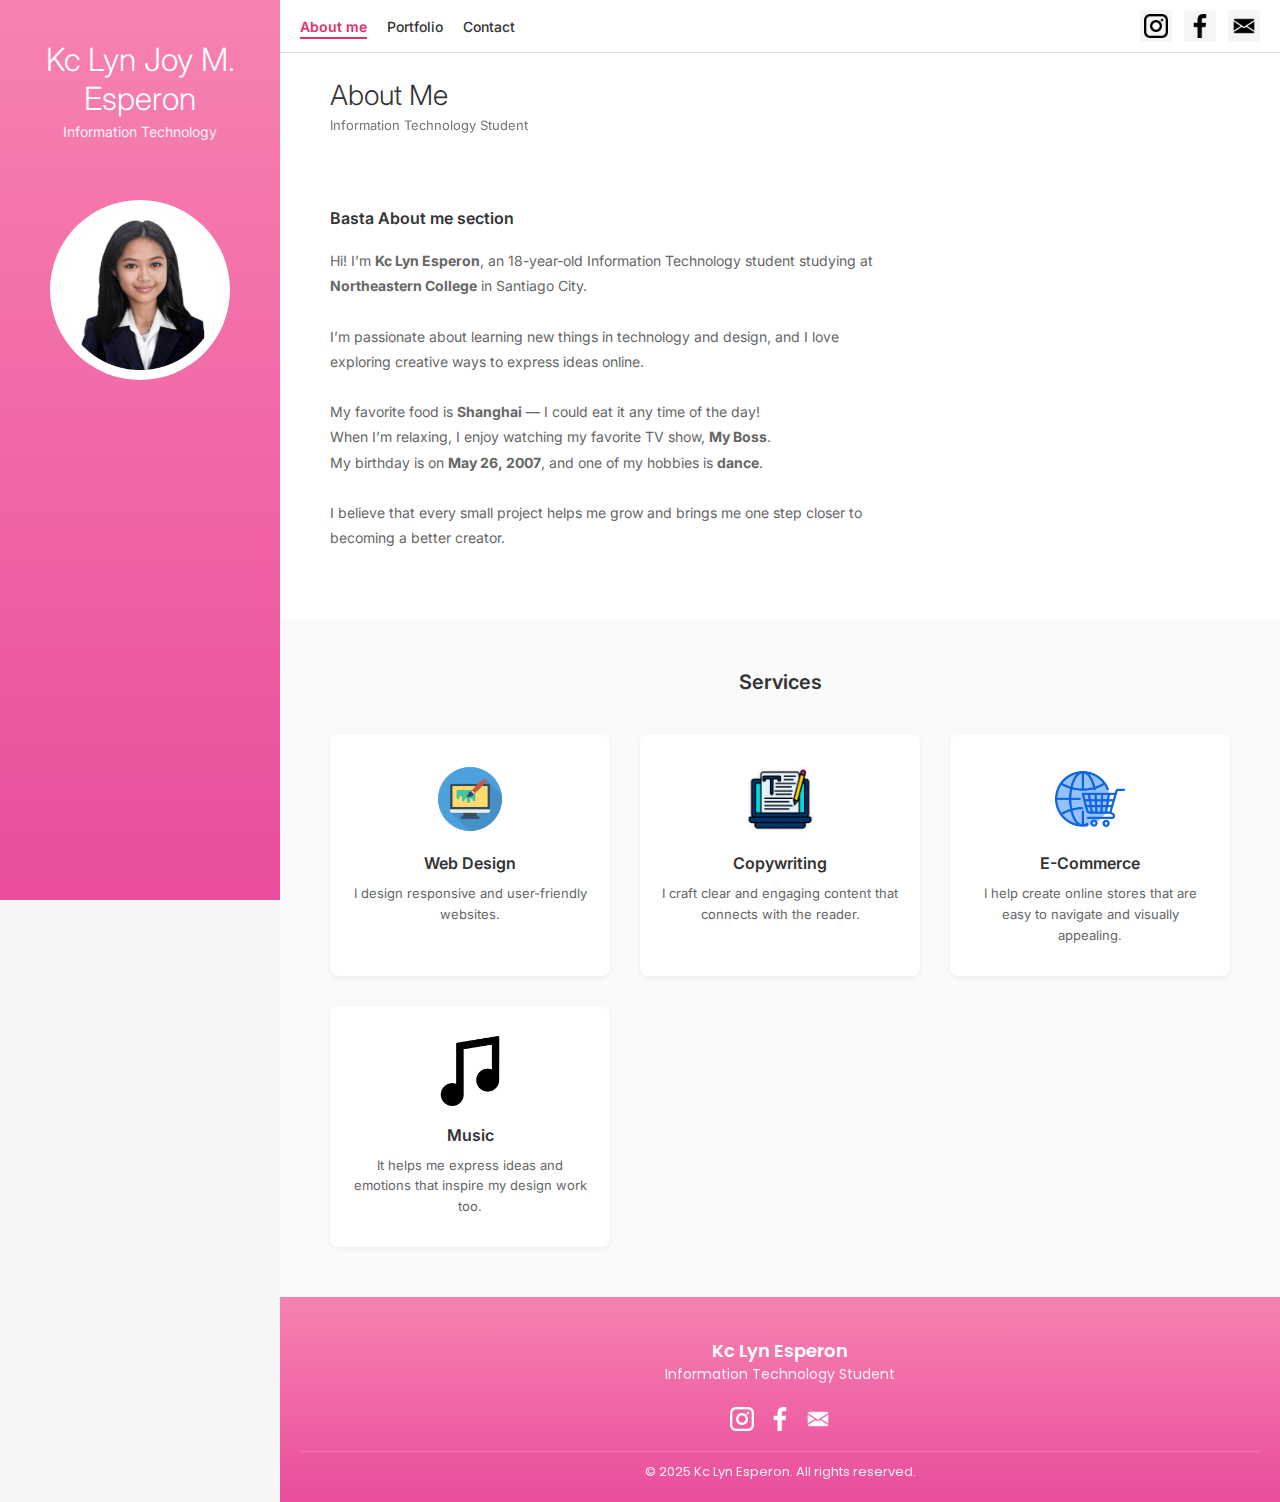
<file: index.html>
<!DOCTYPE html>
<html lang="en">
<head>
    <meta charset="UTF-8">
    <meta name="viewport" content="width=device-width, initial-scale=1.0">
    <title>Kc Lyn Joy M. Esperon </title>
    <link rel="stylesheet" href="style.css">
     <link rel="icon" type="image/x-icon" href="images/favicon.png">
    <link href="https://fonts.googleapis.com/css2?family=Inter:wght@400;500;600&family=Poppins:wght@500;600;700&display=swap" rel="stylesheet">

</head>
<body>
    <div class="container">
        <div id="sidebar-container"><aside class="sidebar">
    <h1>Kc Lyn Joy M. Esperon </h1>
    <p class="subtitle">Information Technology</p>
    <div class="profile-pic">
        <div class="avatar">
            <img src="images/image.png" alt="">
        </div>
    </div>
</aside></div>

        <div class="main-content">
            <div id="header-container">
              <header class="header" style="display: flex; justify-content: space-between; align-items: center; padding: 10px 20px;">
    <nav>
        <ul class="nav-menu" style="display: flex; gap: 20px; list-style: none; margin: 0; padding: 0;">
            <li><a href="index.html">About me</a></li>
            <li><a href="portfolio.html">Portfolio</a></li>
            <li><a href="contact.html">Contact</a></li>
        </ul>
    </nav>

    <div class="social-links" style="display: flex; gap: 12px; align-items: center;">
        <a href="https://www.instagram.com/mrcs_keyc" aria-label="Instagram" target="_blank" style="text-decoration: none;">
            <img src="images/icons/ig.png" alt="Instagram" width="24" height="24" style="display: block;" />
        </a>

        <a href="https://www.facebook.com/kclyn.marcos.esperon" aria-label="Facebook" target="_blank" style="text-decoration: none;">
            <img src="images/icons/fb.png" alt="Facebook" width="24" height="24" style="display: block;" />
        </a>

       <a href="mailto:kclynmarcos26@gmail.com" aria-label="Email" style="text-decoration: none;">
          <img src="images/icons/gmail.png" alt="Email" width="24" height="24" style="display: block;" />
        </a>

    </div>
</header>

            </div>

            <section class="about-section" id="about">
                <h2>About Me</h2>
                <p class="subtitle">Information Technology Student</p>
            </section>

            <div class="content">
                <div class="main-text">
                    <h3>Basta About me section</h3>
                <p>
                  Hi! I’m <strong>Kc Lyn Esperon</strong>, an 18-year-old Information Technology student studying at <strong>Northeastern College</strong> in Santiago City.<br><br>
                  I’m passionate about learning new things in technology and design, and I love exploring creative ways to express ideas online.<br><br>
                  My favorite food is <strong>Shanghai</strong> — I could eat it any time of the day!<br>
                  When I’m relaxing, I enjoy watching my favorite TV show, <strong>My Boss</strong>.<br>
                  My birthday is on <strong>May 26, 2007</strong>, and one of my hobbies is <strong>dance</strong>.<br><br>
                  I believe that every small project helps me grow and brings me one step closer to becoming a better creator.
                </p>
                </div>           
        </div>

     <section class="services-section">
  <h3>Services</h3>
<div class="services-grid">

  <div class="service-card">
    <img src="images/services/web.png" alt="Web Design">
    <h4>Web Design</h4>
    <p>I design responsive and user-friendly websites.</p>
  </div>

  <div class="service-card">
    <img src="images/services/copywriter.png" alt="Copywriting">
    <h4>Copywriting</h4>
    <p>I craft clear and engaging content that connects with the reader.</p>
  </div>

  <div class="service-card">
    <img src="images/services/ecommerce.png" alt="E-Commerce">
    <h4>E-Commerce</h4>
    <p>I help create online stores that are easy to navigate and visually appealing.</p>
  </div>

  <div class="service-card">
    <img src="images/services/music.png" alt="Music">
    <h4>Music</h4>
    <p>It helps me express ideas and emotions that inspire my design work too.</p>
  </div>

</div>

</section>
<div id="footer-container">
  <footer class="footer">
    <div class="footer-content">
        <div class="footer-left">
            <h4>Kc Lyn Esperon</h4>
            <p>Information Technology Student</p>
        </div>

        <div class="footer-social">
            <a href="https://www.instagram.com/mrcs_keyc" aria-label="Instagram" target="_blank">
                <img src="images/icons/ig.png" alt="Instagram" width="24" height="24" />
            </a>

            <a href="https://www.facebook.com/kclyn.marcos.esperon" aria-label="Facebook" target="_blank">
                <img src="images/icons/fb.png" alt="Facebook" width="24" height="24" />
            </a>

            <a href="mailto:kclynmarcos26@gmail.com" aria-label="Email">
                <img src="images/icons/gmail.png" alt="Email" width="24" height="24" />
            </a>
        </div>
    </div>

    <div class="footer-bottom">
        <p>© 2025 Kc Lyn Esperon. All rights reserved.</p>
    </div>
</footer>
</div>

    </div>
 <script src="script.js"></script>
 <script>
document.addEventListener("DOMContentLoaded", async () => {
  const contactLink = document.querySelector('.nav-menu a[href="index.html"]');
  if (contactLink) contactLink.classList.add("active");
});
</script>
</body>
</html>
</file>
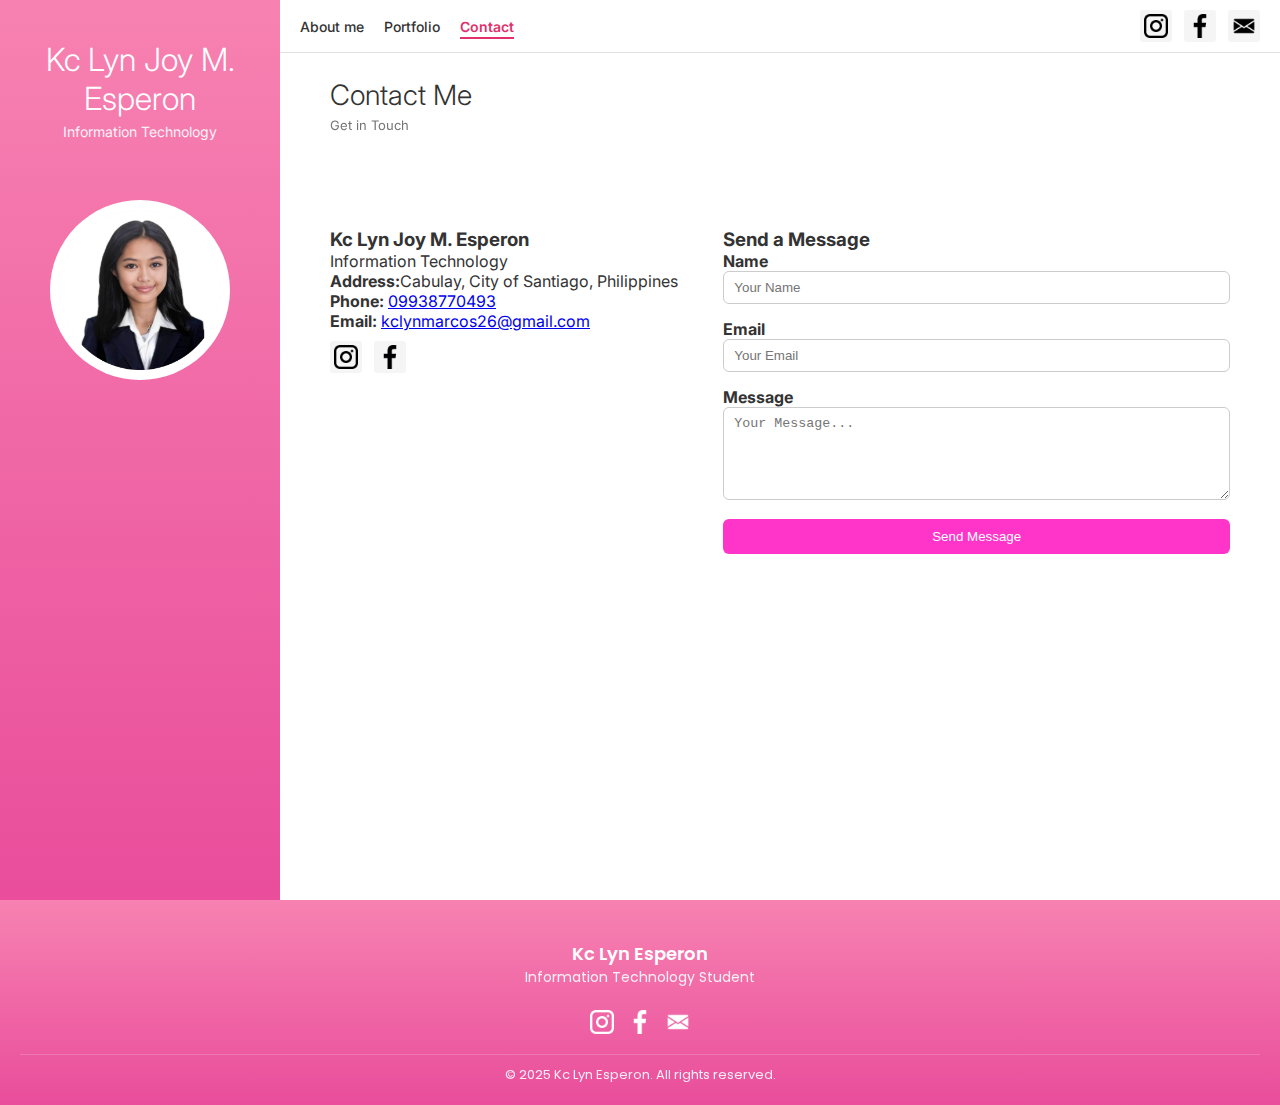
<file: contact.html>
<!DOCTYPE html>
<html lang="en">
    <head>
        <meta charset="UTF-8" />
        <meta name="viewport" content="width=device-width, initial-scale=1.0" />
        <title>Contact - Kc Lyn Joy M. Esperon</title>
        <link rel="stylesheet" href="style.css" />
        <link rel="icon" type="image/x-icon" href="images/favicon.png" />
        <link href="https://fonts.googleapis.com/css2?family=Inter:wght@400;500;600&family=Poppins:wght@500;600;700&display=swap" rel="stylesheet" />
    </head>
    <body>
        <div class="container">
            <div id="sidebar-container"><aside class="sidebar">
    <h1>Kc Lyn Joy M. Esperon </h1>
    <p class="subtitle">Information Technology</p>
    <div class="profile-pic">
        <div class="avatar">
            <img src="images/image.png" alt="">
        </div>
    </div>
</aside></div>

            <div class="main-content">
                <div id="header-container">
                    <header class="header" style="display: flex; justify-content: space-between; align-items: center; padding: 10px 20px;">
    <nav>
        <ul class="nav-menu" style="display: flex; gap: 20px; list-style: none; margin: 0; padding: 0;">
            <li><a href="index.html">About me</a></li>
            <li><a href="portfolio.html">Portfolio</a></li>
            <li><a href="contact.html">Contact</a></li>
        </ul>
    </nav>

    <div class="social-links" style="display: flex; gap: 12px; align-items: center;">
        <a href="https://www.instagram.com/mrcs_keyc" aria-label="Instagram" target="_blank" style="text-decoration: none;">
            <img src="images/icons/ig.png" alt="Instagram" width="24" height="24" style="display: block;" />
        </a>

        <a href="https://www.facebook.com/kclyn.marcos.esperon" aria-label="Facebook" target="_blank" style="text-decoration: none;">
            <img src="images/icons/fb.png" alt="Facebook" width="24" height="24" style="display: block;" />
        </a>

       <a href="mailto:kclynmarcos26@gmail.com" aria-label="Email" style="text-decoration: none;">
          <img src="images/icons/gmail.png" alt="Email" width="24" height="24" style="display: block;" />
        </a>

    </div>
</header>

                </div>
                <section class="about-section" id="contact">
                    <h2>Contact Me</h2>
                    <p class="subtitle">Get in Touch</p>
                </section>

                <div class="content contact-content">
                    <div class="contact-info">
                        <div class="details">
                            <h3>Kc Lyn Joy M. Esperon</h3>
                            <p>Information Technology</p>
                            <p><strong>Address:</strong>Cabulay, City of Santiago, Philippines</p>
                            <p><strong>Phone:</strong> <a href="tel:09938770493">09938770493</a></p>
                            <p><strong>Email:</strong> <a href="mailto:kclynmarcos26@gmail.com">kclynmarcos26@gmail.com</a></p>
                        </div>

                        <div class="social-links" style="display: flex; gap: 12px; margin-top: 10px;">
                            <a href="https://www.instagram.com/mrcs_keyc" aria-label="Instagram" style="color: inherit; text-decoration: none;">
                                <img src="images/icons/ig.png" alt="Instagram" width="24" height="24" style="display: block;" />
                            </a>

                            <a href="https://www.facebook.com/kclyn.marcos.esperon" aria-label="Facebook" style="color: inherit; text-decoration: none;">
                                <img src="images/icons/fb.png" alt="Facebook" width="24" height="24" style="display: block;" />
                            </a>
                        </div>
                    </div>

                    <div class="contact-form">
                        <h3>Send a Message</h3>
                        <form action="#">
                            <div class="form-group">
                                <label for="name">Name</label>
                                <input type="text" id="name" name="name" placeholder="Your Name" required />
                            </div>
                            <div class="form-group">
                                <label for="email">Email</label>
                                <input type="email" id="email" name="email" placeholder="Your Email" required />
                            </div>
                            <div class="form-group">
                                <label for="message">Message</label>
                                <textarea id="message" name="message" rows="5" placeholder="Your Message..." required></textarea>
                            </div>
                            <button type="submit" class="btn">Send Message</button>
                        </form>
                    </div>
                </div>
            </div>
        </div>
        <div id="footer-container">
            <footer class="footer">
    <div class="footer-content">
        <div class="footer-left">
            <h4>Kc Lyn Esperon</h4>
            <p>Information Technology Student</p>
        </div>

        <div class="footer-social">
            <a href="https://www.instagram.com/mrcs_keyc" aria-label="Instagram" target="_blank">
                <img src="images/icons/ig.png" alt="Instagram" width="24" height="24" />
            </a>

            <a href="https://www.facebook.com/kclyn.marcos.esperon" aria-label="Facebook" target="_blank">
                <img src="images/icons/fb.png" alt="Facebook" width="24" height="24" />
            </a>

            <a href="mailto:kclynmarcos26@gmail.com" aria-label="Email">
                <img src="images/icons/gmail.png" alt="Email" width="24" height="24" />
            </a>
        </div>
    </div>

    <div class="footer-bottom">
        <p>© 2025 Kc Lyn Esperon. All rights reserved.</p>
    </div>
</footer>
        </div>
        <script>
            document.addEventListener("DOMContentLoaded", async () => {

                const checkNav = setInterval(() => {
                    const contactLink = document.querySelector('.nav-menu a[href="contact.html"]');
                    if (contactLink) {
                        contactLink.classList.add("active");
                        clearInterval(checkNav);
                    }
                }, 100);
            });
        </script>
    </body>
</html>
</file>
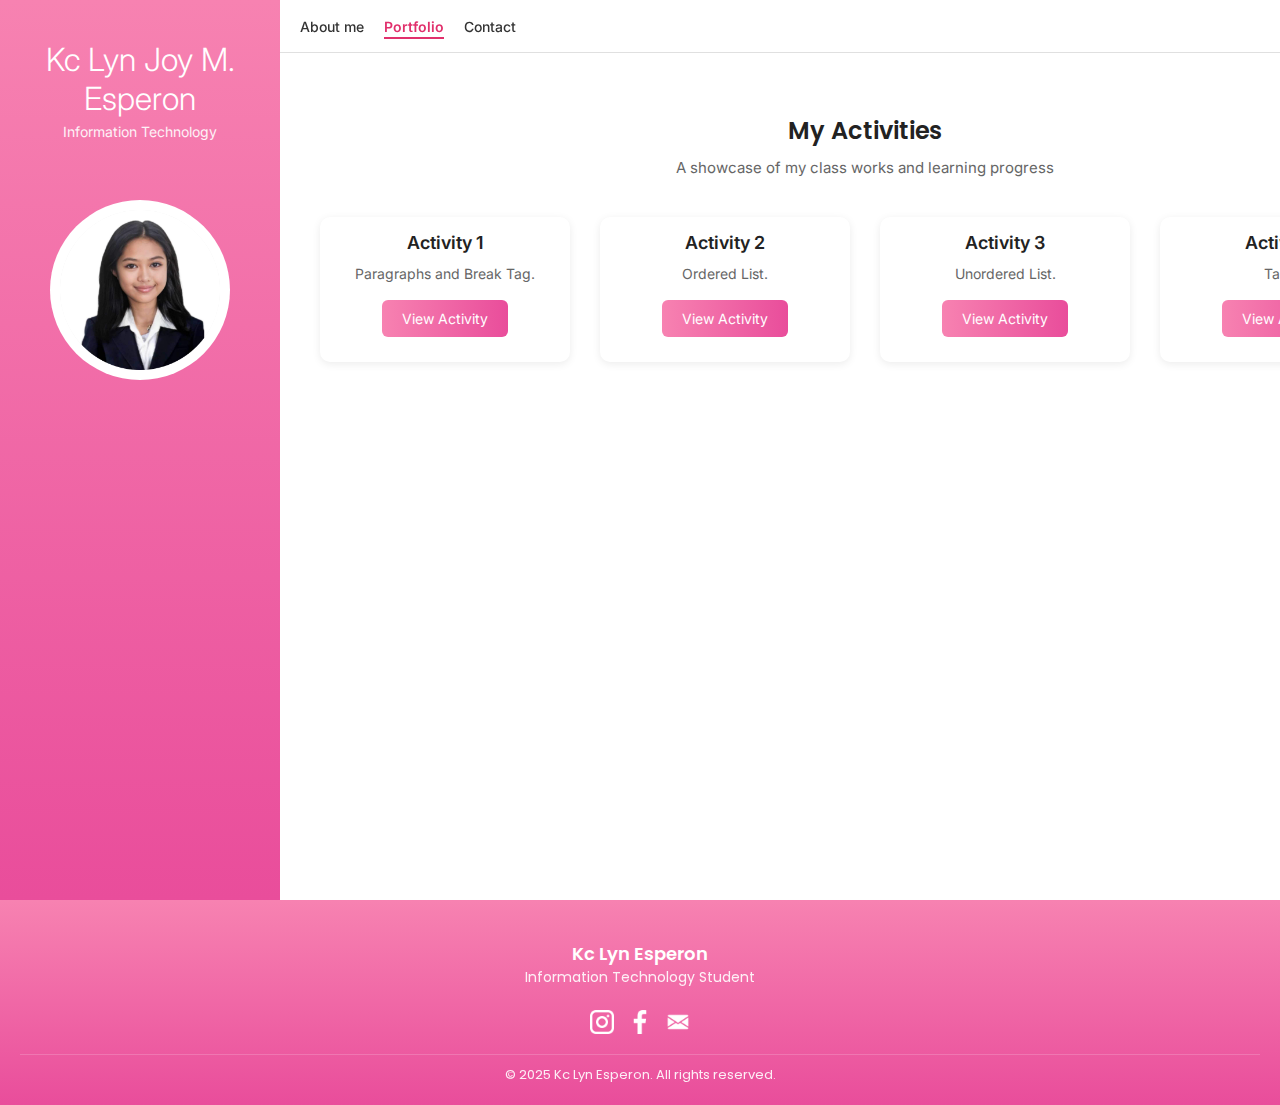
<file: portfolio.html>
<!DOCTYPE html>
<html lang="en">
    <head>
        <meta charset="UTF-8" />
        <meta name="viewport" content="width=device-width, initial-scale=1.0" />
        <title>Activities – Kc Lyn Esperon</title>
        <link rel="icon" type="image/x-icon" href="images/favicon.png" />
        <link rel="stylesheet" href="style.css" />
        <link href="https://fonts.googleapis.com/css2?family=Inter:wght@400;500;600&family=Poppins:wght@500;600;700&display=swap" rel="stylesheet" />

        <style>
            .activities-section {
                padding: 60px 40px;
                background: #fff;
                text-align: center;
            }

            .activities-section h2 {
                font-family: "Poppins", sans-serif;
                font-weight: 600;
                font-size: 24px;
                color: #222;
                margin-bottom: 10px;
            }

            .activities-section p.subtitle {
                font-size: 15px;
                color: #666;
                margin-bottom: 40px;
            }

            .activities-grid {
                display: grid;
                grid-template-columns: repeat(auto-fit, minmax(250px, 1fr));
                gap: 30px;
                max-width: 1100px;
                margin: 0 auto;
            }

            .activity-card {
                background: #fff;
                border-radius: 10px;
                box-shadow: 0 2px 8px rgba(0, 0, 0, 0.08);
                text-align: center;
                padding-bottom: 25px;
                transition: transform 0.3s, box-shadow 0.3s;
            }

            .activity-card:hover {
                transform: translateY(-5px);
                box-shadow: 0 5px 15px rgba(0, 0, 0, 0.12);
            }

            .activity-card img {
                width: 100%;
                height: 180px;
                object-fit: cover;
                border-radius: 10px 10px 0 0;
            }

            .activity-card h4 {
                font-size: 18px;
                font-weight: 600;
                margin: 15px 0 10px;
                color: #222;
            }

            .activity-card p {
                font-size: 14px;
                color: #666;
                padding: 0 15px 15px;
                line-height: 1.6;
            }

            .activity-card a {
                display: inline-block;
                background: linear-gradient(90deg, #f782b1, #e94d9b);
                color: white;
                font-size: 14px;
                padding: 10px 20px;
                border-radius: 6px;
                text-decoration: none;
                transition: opacity 0.3s;
            }

            .activity-card a:hover {
                opacity: 0.9;
            }
        </style>
    </head>

    <body>
        <div class="container">
            <div id="sidebar-container"><aside class="sidebar">
    <h1>Kc Lyn Joy M. Esperon </h1>
    <p class="subtitle">Information Technology</p>
    <div class="profile-pic">
        <div class="avatar">
            <img src="images/image.png" alt="">
        </div>
    </div>
</aside></div>

            <div class="main-content">
                <div id="header-container">
                    <header class="header" style="display: flex; justify-content: space-between; align-items: center; padding: 10px 20px;">
    <nav>
        <ul class="nav-menu" style="display: flex; gap: 20px; list-style: none; margin: 0; padding: 0;">
            <li><a href="index.html">About me</a></li>
            <li><a href="portfolio.html">Portfolio</a></li>
            <li><a href="contact.html">Contact</a></li>
        </ul>
    </nav>

    <div class="social-links" style="display: flex; gap: 12px; align-items: center;">
        <a href="https://www.instagram.com/mrcs_keyc" aria-label="Instagram" target="_blank" style="text-decoration: none;">
            <img src="images/icons/ig.png" alt="Instagram" width="24" height="24" style="display: block;" />
        </a>

        <a href="https://www.facebook.com/kclyn.marcos.esperon" aria-label="Facebook" target="_blank" style="text-decoration: none;">
            <img src="images/icons/fb.png" alt="Facebook" width="24" height="24" style="display: block;" />
        </a>

       <a href="mailto:kclynmarcos26@gmail.com" aria-label="Email" style="text-decoration: none;">
          <img src="images/icons/gmail.png" alt="Email" width="24" height="24" style="display: block;" />
        </a>

    </div>
</header>

                </div>

                <section class="activities-section">
                    <h2>My Activities</h2>
                    <p class="subtitle">A showcase of my class works and learning progress</p>

                    <div class="activities-grid">
                        <div class="activity-card">
                            <h4>Activity 1</h4>
                            <p>Paragraphs and Break Tag.</p>
                            <a href="/activities/Activity 1.html">View Activity</a>
                        </div>

                        <div class="activity-card">
                            <h4>Activity 2</h4>
                            <p>Ordered List.</p>
                            <a href="/activities/Activity 2.html">View Activity</a>
                        </div>

                        <div class="activity-card">
                            <h4>Activity 3</h4>
                            <p>Unordered List.</p>
                            <a href="/activities/Activity 3.html">View Activity</a>
                        </div>

                        <div class="activity-card">
                            <h4>Activity 4</h4>
                            <p>Tables</p>
                            <a href="/activities/Activity 4.html">View Activity</a>
                        </div>
                    </div>
                </section>
            </div>
        </div>
        <div id="footer-container">
            <footer class="footer">
    <div class="footer-content">
        <div class="footer-left">
            <h4>Kc Lyn Esperon</h4>
            <p>Information Technology Student</p>
        </div>

        <div class="footer-social">
            <a href="https://www.instagram.com/mrcs_keyc" aria-label="Instagram" target="_blank">
                <img src="images/icons/ig.png" alt="Instagram" width="24" height="24" />
            </a>

            <a href="https://www.facebook.com/kclyn.marcos.esperon" aria-label="Facebook" target="_blank">
                <img src="images/icons/fb.png" alt="Facebook" width="24" height="24" />
            </a>

            <a href="mailto:kclynmarcos26@gmail.com" aria-label="Email">
                <img src="images/icons/gmail.png" alt="Email" width="24" height="24" />
            </a>
        </div>
    </div>

    <div class="footer-bottom">
        <p>© 2025 Kc Lyn Esperon. All rights reserved.</p>
    </div>
</footer>
        </div>
        <script>
            document.addEventListener("DOMContentLoaded", async () => {
                const navLink = document.querySelector('.nav-menu a[href="portfolio.html"]');
                if (navLink) navLink.classList.add("active");
            });
        </script>
    </body>
</html>
</file>
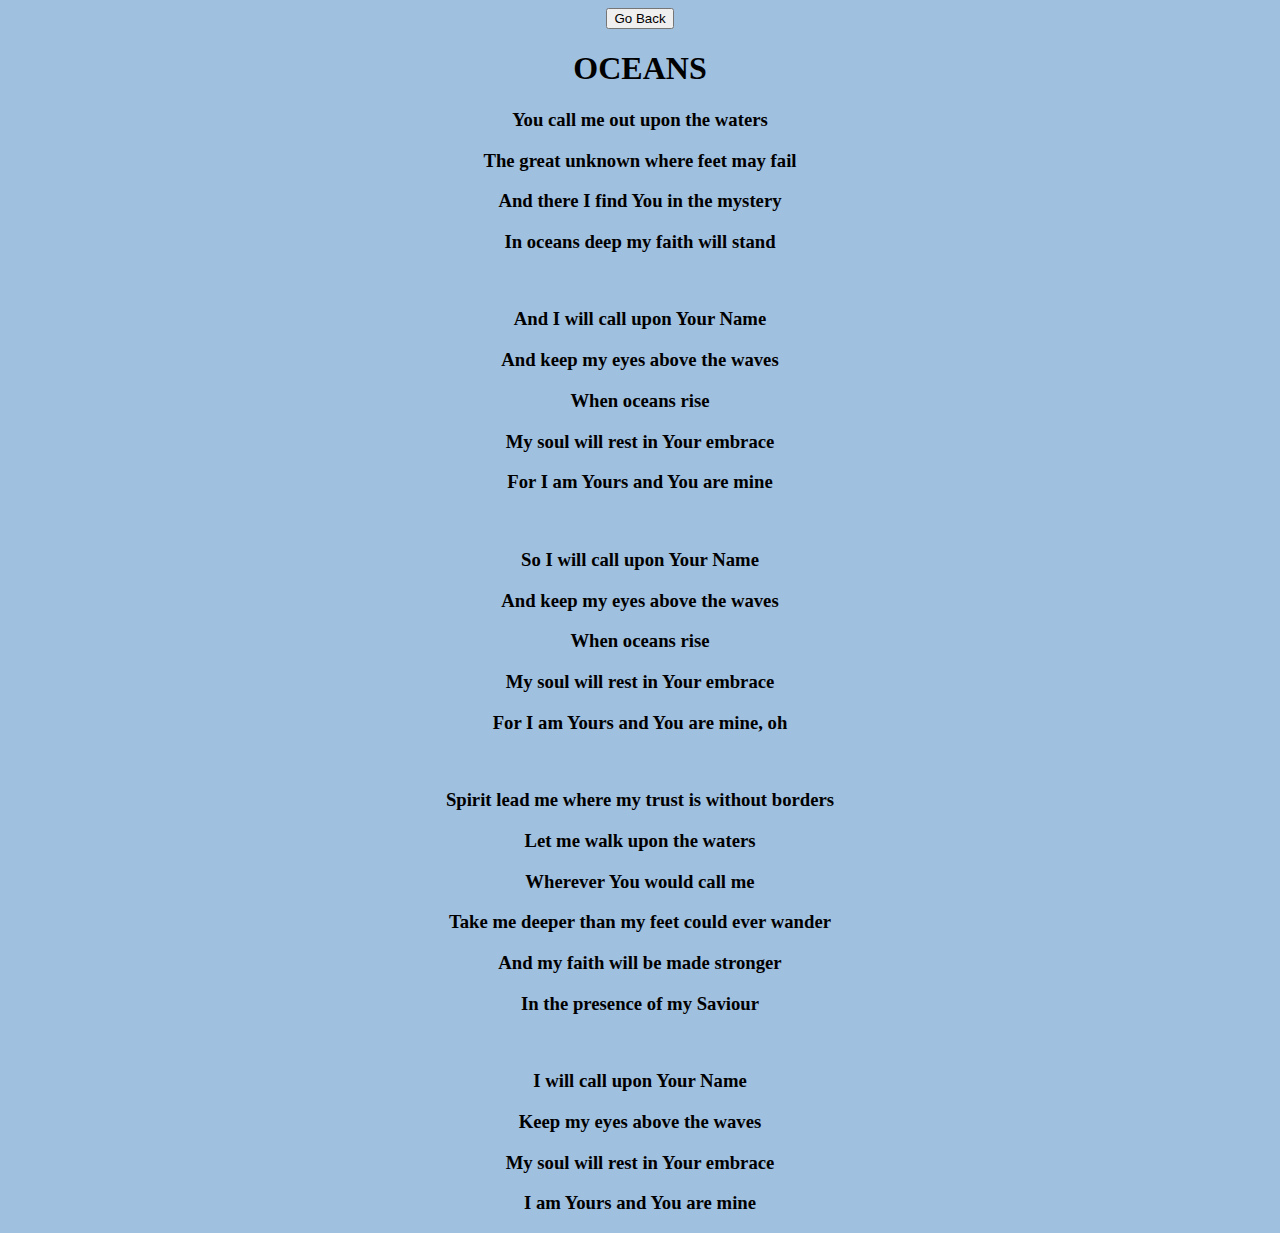
<file: activities/Activity 1.html>
<html>
    <head>
        <title>My Favorite Song</title>
    </head>
    <body bgcolor="#ALCJE" align="center">
        <button onclick="history.back()">Go Back</button>
        <h1 align="center">OCEANS</h1>

        <h3>You call me out upon the waters</h3>
        <h3>The great unknown where feet may fail</h3>
        <h3>And there I find You in the mystery</h3>
        <h3>In oceans deep my faith will stand</h3>
        <br />
        <h3>And I will call upon Your Name</h3>
        <h3>And keep my eyes above the waves</h3>
        <h3>When oceans rise</h3>
        <h3>My soul will rest in Your embrace</h3>
        <h3>For I am Yours and You are mine</h3>
        <br />
        <h3>So I will call upon Your Name</h3>
        <h3>And keep my eyes above the waves</h3>
        <h3>When oceans rise</h3>
        <h3>My soul will rest in Your embrace</h3>
        <h3>For I am Yours and You are mine, oh</h3>
        <br />
        <h3>Spirit lead me where my trust is without borders</h3>
        <h3>Let me walk upon the waters</h3>
        <h3>Wherever You would call me</h3>
        <h3>Take me deeper than my feet could ever wander</h3>
        <h3>And my faith will be made stronger</h3>
        <h3>In the presence of my Saviour</h3>
        <br />
        <h3>I will call upon Your Name</h3>
        <h3>Keep my eyes above the waves</h3>
        <h3>My soul will rest in Your embrace</h3>
        <h3>I am Yours and You are mine</h3>
    </body>
</html>
</file>
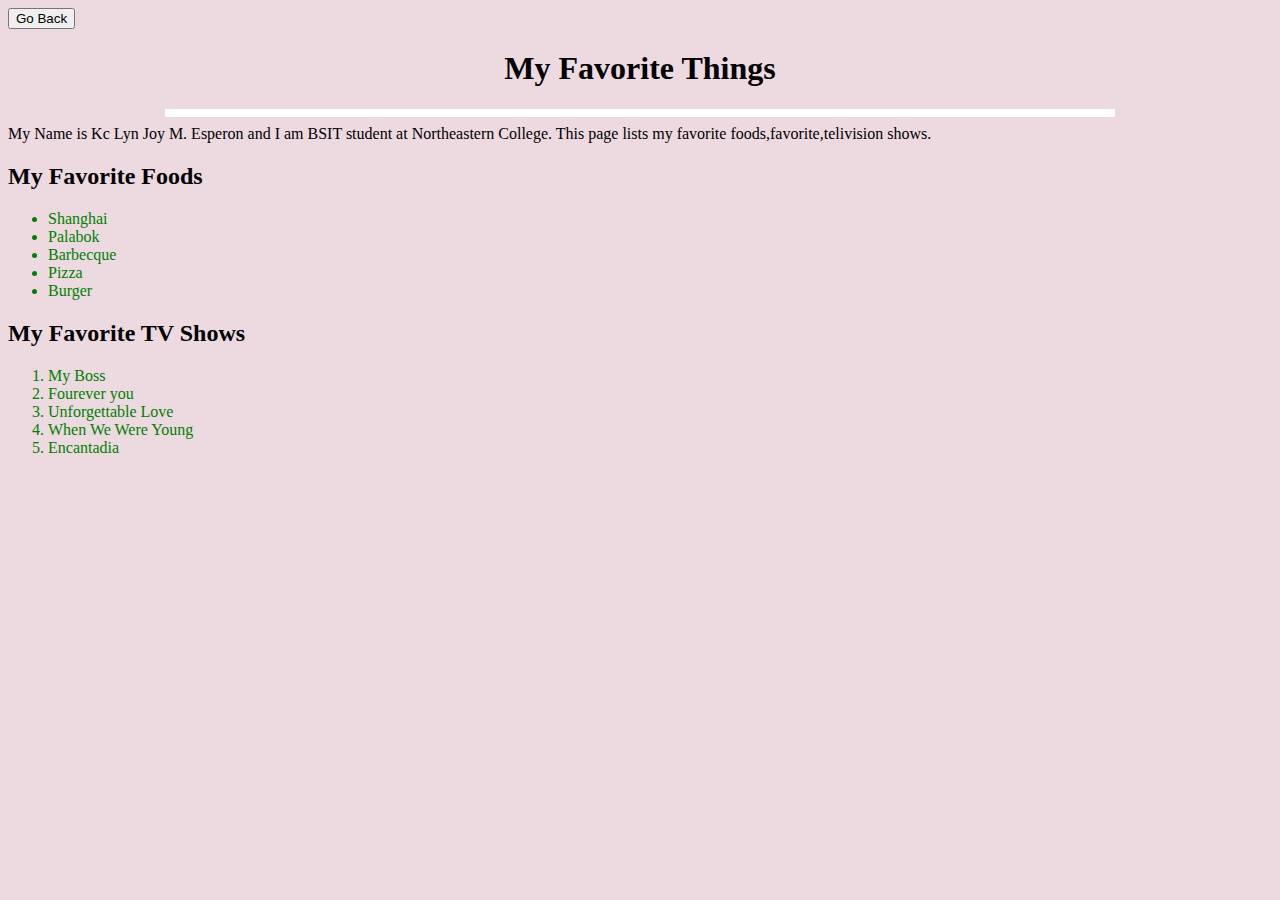
<file: activities/Activity 2.html>
<html>
<head>
<title>My Favorite Things</title>
</head>
<body bgcolor="#EDD9E" size=4>
    <button onclick="history.back()">Go Back</button>

    <h1 align="center">My Favorite Things</h1>
    
    <hr color="white" align="center" width="75%" size="8">
</hr>

<front face="Family Comic Sans MS" size="4">
    My Name is Kc Lyn Joy M. Esperon and I am BSIT student at Northeastern College. This page lists my favorite foods,favorite,telivision shows.</front>

    <h2>My Favorite Foods</h2>
<ul>
<li style="color:Green">Shanghai</li>
<li style="color:Green">Palabok</li>
<li style="color:Green">Barbecque</li>
<li style="color:Green">Pizza</li>
<li style="color:Green">Burger</li>   
</ul>

    <h2>My Favorite TV Shows</h2>
<ol>
<li style="color:Green">My Boss</li>
<li style="color:Green">Fourever you</li>
<li style="color:Green">Unforgettable Love</li>
<li style="color:Green">When We Were Young</li>
<li style="color:Green">Encantadia</li>   
</ol>

</body>
</html>
</file>
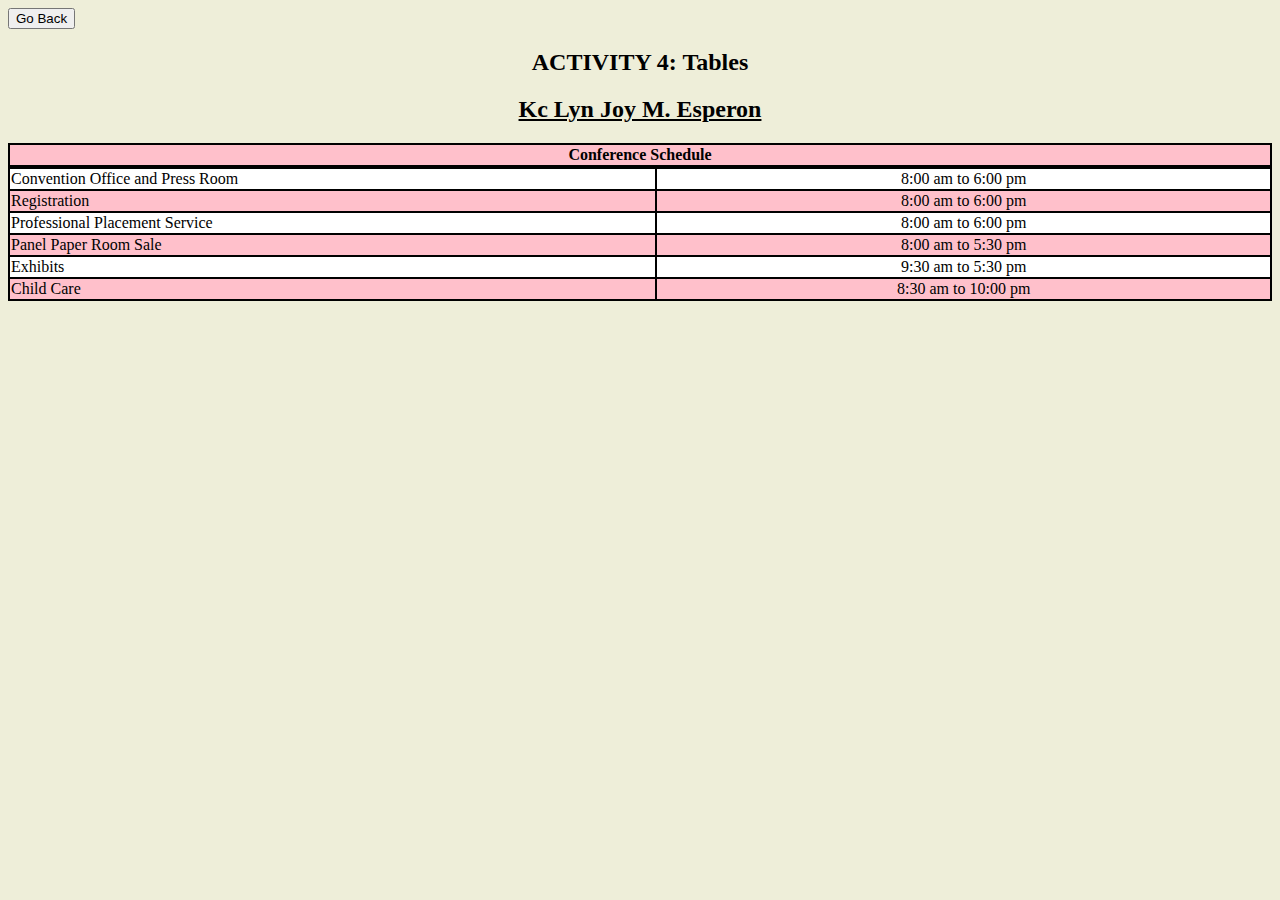
<file: activities/Activity 4.html>
<html>
<head>
<title>ACTIVITY 4: Tables</title>
<body bgcolor="EEEED9">
</head>
    <button onclick="history.back()">Go Back</button>

<h2 align="center">ACTIVITY 4: Tables</h2>
<h2 align="center" width="50%"><u>Kc Lyn Joy M. Esperon</u></h2>
<table width="100%" bgcolor="black">
<tr>
<th bgcolor="pink" align="center" width="100%">Conference Schedule </th>
</tr>
<table width="100%" bgcolor="black">
<tr bgcolor="white">
<td width="25">Convention Office and Press Room</td>
<td width="75" align="center">8:00 am to 6:00 pm</td>
</tr>
<tr bgcolor="pink">
<td>Registration</td>
<td align="center">8:00 am to 6:00 pm</td>
</tr>
<tr bgcolor="white">
<td>Professional Placement Service</td>
<td align="center">8:00 am to 6:00 pm</td>
</tr>
<tr bgcolor="pink">
<td>Panel Paper Room Sale</td>
<td align="center">8:00 am to 5:30 pm</td>
</tr>
<tr bgcolor="white">
<td>Exhibits</td>
<td align="center">9:30 am to 5:30 pm</td>
</tr>
<tr bgcolor="pink">
<td>Child Care</td>
<td align="center">8:30 am to 10:00 pm</td>
</tr>

</body>
</html>
</file>
<file: style.css>
* {
    margin: 0;
    padding: 0;
    box-sizing: border-box;
}

body {
    font-family: "Inter", sans-serif;
    background-color: #f5f5f5;
    color: #333;
}

.container {
    display: flex;
    min-height: 100vh;
}

/* Sidebar Styles */
.sidebar {
    width: 280px;
    background: linear-gradient(180deg, #f782b1 0%, #e94d9b 100%);
    color: white;
    padding: 40px 30px;
    text-align: center;
    position: fixed;
    height: 100vh;
    overflow-y: auto;
}

.sidebar h1 {
    font-size: 32px;
    font-weight: 300;
    margin-bottom: 5px;
}

.sidebar .subtitle {
    font-size: 14px;
    opacity: 0.9;
    margin-bottom: 60px;
}

.profile-pic {
    width: 180px;
    height: 180px;
    background: white;
    border-radius: 50%;
    margin: 0 auto 40px;
    padding: 10px;
    display: flex;
    align-items: flex-end;
    justify-content: center;
    overflow: hidden;
}

.avatar {
    width: 100%;
    height: 100%;
    background: #f0f0f0;
    border-radius: 50%;
    display: flex;
    justify-content: center;
    position: relative;
}

/* Main Content Styles */
.main-content {
    margin-left: 280px;
    flex: 1;
    background: white;
}

/* Header Styles */
.header {
    background: white;
    padding: 20px 50px;
    display: flex;
    justify-content: space-between;
    align-items: center;
    border-bottom: 1px solid #e0e0e0;
}

.nav-menu {
    display: flex;
    gap: 35px;
    list-style: none;
}

.nav-menu a {
    text-decoration: none;
    color: #666;
    font-size: 14px;
    transition: color 0.3s;
}

.nav-menu a:hover {
    color: #333;
}

.social-links {
    display: flex;
    gap: 15px;
}

.social-links a {
    width: 32px;
    height: 32px;
    background: #f5f5f5;
    border-radius: 3px;
    display: flex;
    align-items: center;
    justify-content: center;
    text-decoration: none;
    color: #666;
    font-size: 14px;
    transition: background 0.3s;
}

.social-links a:hover {
    background: #e0e0e0;
}

/* About Section */
.about-section {
    /* background: linear-gradient(135deg, #f4c150, #f9d56e); */
    padding: 25px 50px;
    color: white;
}

.about-section h2 {
    font-size: 28px;
    font-weight: 300;
    margin-bottom: 5px;
    color: #333;
}

.about-section .subtitle {
    font-size: 13px;
    opacity: 0.9;
    color: #666;
}

/* Content Area */
.content {
    padding: 50px;
    display: grid;
    grid-template-columns: 2fr 1fr;
    gap: 50px;
}

.main-text h3 {
    font-size: 16px;
    font-weight: 600;
    margin-bottom: 20px;
}

.main-text p {
    line-height: 1.8;
    color: #666;
    margin-bottom: 20px;
    font-size: 14px;
}

/* Services Section */

.nav-btn {
    width: 30px;
    height: 30px;
    background: white;
    border: 1px solid #ddd;
    border-radius: 3px;
    cursor: pointer;
    display: flex;
    align-items: center;
    justify-content: center;
    transition: background 0.3s;
}

.nav-btn:hover {
    background: #f5f5f5;
}

/* Mobile Responsive */
@media (max-width: 768px) {
    .sidebar {
        width: 100%;
        height: auto;
        position: relative;
        padding: 30px 20px;
    }

    .main-content {
        margin-left: 0;
    }

    .header {
        flex-direction: column;
        gap: 20px;
        padding: 20px;
    }

    .nav-menu {
        flex-wrap: wrap;
        justify-content: center;
    }

    .content {
        grid-template-columns: 1fr;
        padding: 30px 20px;
        gap: 30px;
    }

    .services-section {
        padding: 30px 20px;
    }

    .services-grid {
        grid-template-columns: 1fr;
    }

    .container {
        flex-direction: column;
    }
}

@media (max-width: 480px) {
    .profile-pic {
        width: 150px;
        height: 150px;
    }

    .sidebar h1 {
        font-size: 28px;
    }

    .about-section {
        padding: 20px;
    }
}

.contact-content {
    display: flex;
    flex-wrap: wrap;
    gap: 40px;
    margin-top: 20px;
}

.contact-info {
    flex: 1 1 300px;
    max-width: 400px;
}

.contact-photo {
    width: 100%;
    max-width: 200px;
    border-radius: 50%;
    margin-bottom: 15px;
}

.contact-form {
    flex: 2 1 400px;
}

.contact-form form {
    display: flex;
    flex-direction: column;
    gap: 15px;
}

.form-group label {
    font-weight: bold;
}

.form-group input,
.form-group textarea {
    width: 100%;
    padding: 8px 10px;
    border: 1px solid #ccc;
    border-radius: 6px;
}

.btn {
    background-color: #ff00bbca;
    color: #fff;
    padding: 10px 20px;
    border: none;
    border-radius: 6px;
    cursor: pointer;
    transition: background 0.2s ease;
}

.btn:hover {
    background-color: #e1306c;
}

.social-links a:hover {
    color: #e1306c;
}

.nav-menu {
    display: flex;
    gap: 20px;
    list-style: none;
    margin: 0;
    padding: 0;
}

.nav-menu a {
    text-decoration: none;
    color: #333;
    font-weight: 500;
    position: relative;
    transition: color 0.3s ease;
}

/* Animated underline effect */
.nav-menu a::after {
    content: "";
    position: absolute;
    left: 0;
    bottom: -4px;
    width: 0%;
    height: 2px;
    background-color: #e1306c;
    transition: width 0.3s ease;
}

/* Hover effect */
.nav-menu a:hover {
    color: #e1306c;
}

.nav-menu a:hover::after {
    width: 100%;
}

/* Active page highlight */
.nav-menu a.active {
    color: #e1306c;
    font-weight: 600;
}

.nav-menu a.active::after {
    width: 100%;
}

/* Services Section */
.services-section {
    padding: 50px;
    background: #fafafa;
}

.services-section h3 {
    font-size: 20px;
    font-weight: 600;
    margin-bottom: 40px;
    text-align: center;
}

.services-grid {
    display: grid;
    grid-template-columns: repeat(auto-fit, minmax(220px, 1fr));
    gap: 30px;
}

.service-card {
    background: white;
    padding: 30px 20px;
    text-align: center;
    border-radius: 8px;
    box-shadow: 0 2px 5px rgba(0, 0, 0, 0.05);
    transition: transform 0.3s, box-shadow 0.3s;
}

.service-card:hover {
    transform: translateY(-5px);
    box-shadow: 0 5px 15px rgba(0, 0, 0, 0.1);
}

.service-card img {
    width: 70px;
    height: 70px;
    margin-bottom: 15px;
    object-fit: contain;
}

.service-card h4 {
    font-size: 16px;
    margin-bottom: 10px;
    font-weight: 600;
}

.service-card p {
    font-size: 13px;
    line-height: 1.6;
    color: #666;
}



a[href^="mailto:"] {
  pointer-events: auto;
  cursor: pointer;
}

.footer {
  background: linear-gradient(180deg, #f782b1 0%, #e94d9b 100%);
  color: white;
  padding: 40px 20px 20px;
  font-family: 'Poppins', sans-serif;
  text-align: center;
}

.footer-content {
  display: flex;
  flex-direction: column;
  align-items: center;
  gap: 10px;
}

.footer-left h4 {
  font-weight: 600;
  margin: 0;
  font-size: 18px;
}

.footer-left p {
  margin: 0;
  font-size: 14px;
  opacity: 0.9;
}

.footer-social {
  display: flex;
  gap: 14px;
  margin-top: 12px;
}

.footer-social a img {
  display: block;
  filter: brightness(0) invert(1); /* turns the icons white */
  transition: transform 0.3s ease, opacity 0.3s ease;
}

.footer-social a:hover img {
  transform: scale(1.15);
  opacity: 0.9;
}

.footer-bottom {
  border-top: 1px solid rgba(255, 255, 255, 0.2);
  margin-top: 20px;
  padding-top: 10px;
  font-size: 13px;
  opacity: 0.9;
}
</file>
